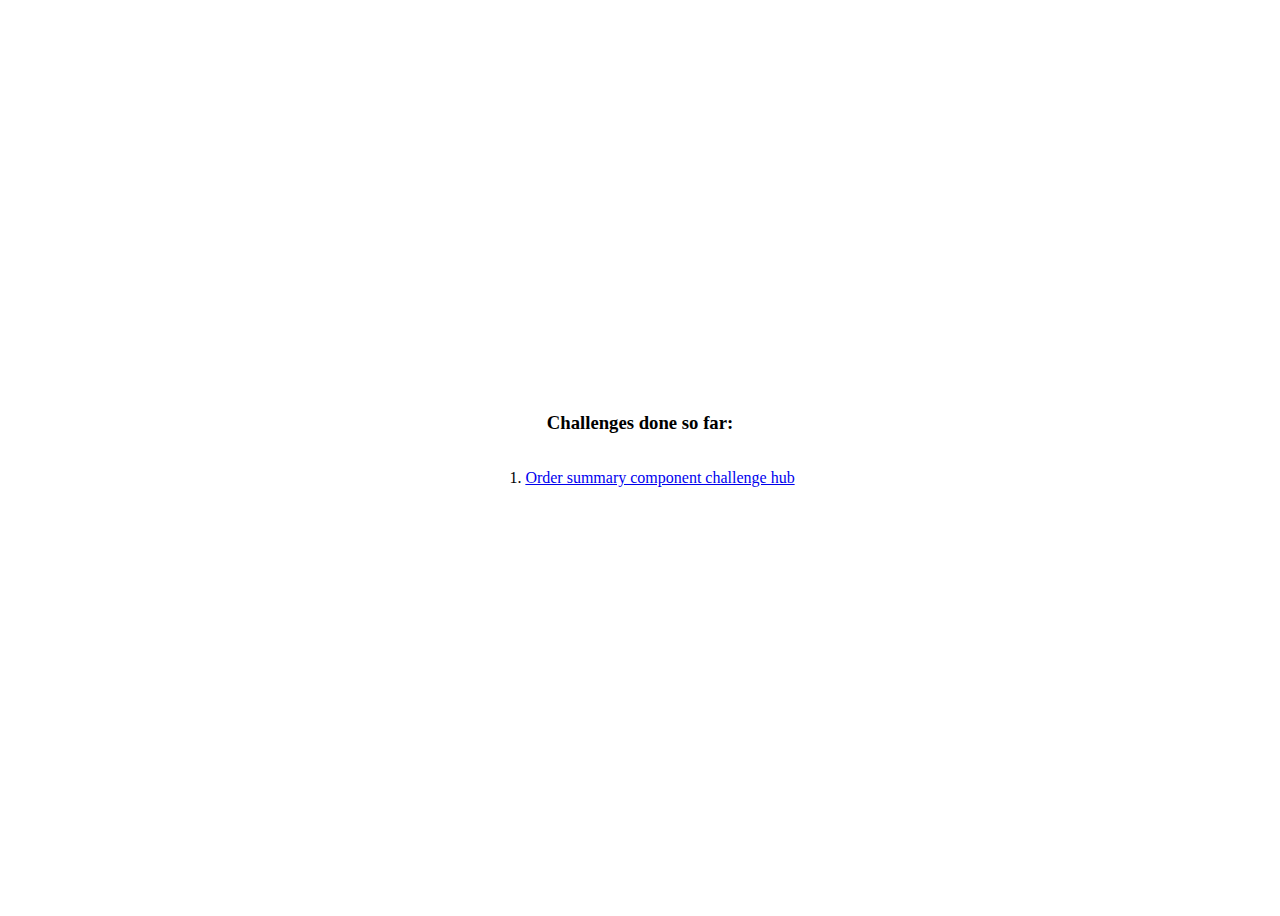
<file: index.html>
<!DOCTYPE html>
<html lang="en">
<head>
  <meta charset="UTF-8">
  <meta http-equiv="X-UA-Compatible" content="IE=edge">
  <meta name="viewport" content="width=device-width, initial-scale=1.0">
  <title>List of all projects</title>
</head>

<style>
  * {
    box-sizing: border-box;
  }

  body {
    height: 100vh;
    display: flex;
    flex-direction: column;
    align-items: center;
    justify-content: center;
  }

  li {
    margin-bottom: 20px;
  }
</style>

<body>
  <h3>Challenges done so far:</h3>
  <ol>
    <li><a href="./01 - Order summary component challenge hub/index.html">Order summary component challenge hub</a></li>
  </ol>
</body>
</html>
</file>
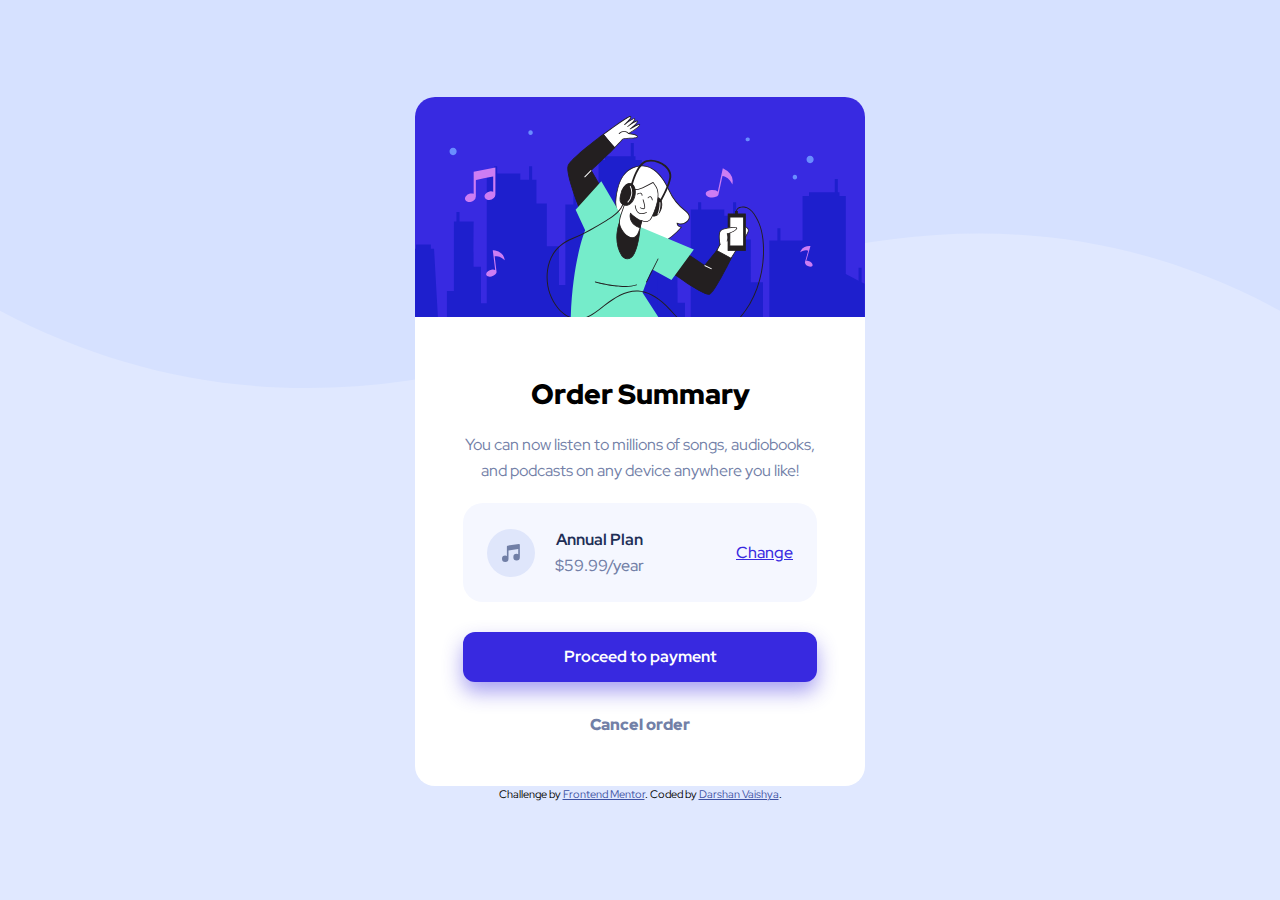
<file: 01 - Order summary component challenge hub/index.html>
<!DOCTYPE html>
<html lang="en">
	<head>
		<meta charset="UTF-8" />
		<meta name="viewport" content="width=device-width, initial-scale=1.0" />
		<!-- displays site properly based on user's device -->
		<link
			rel="icon"
			type="image/png"
			sizes="32x32"
			href="./images/favicon-32x32.png"
		/>
		<title>Frontend Mentor | Order summary card</title>
		<style>
			.attribution {
				font-size: 11px;
				text-align: center;
			}
			.attribution a {
				color: hsl(228, 45%, 44%);
			}
		</style>
		<link rel="stylesheet" href="style.css" />
		<link rel="preconnect" href="https://fonts.googleapis.com" />
		<link rel="preconnect" href="https://fonts.gstatic.com" crossorigin />
		<link
			href="https://fonts.googleapis.com/css2?family=Red+Hat+Display:wght@500;700;900&display=swap"
			rel="stylesheet"
		/>
	</head>
	<body>
    <div class="container">
      <img class="hero-img" src="images/illustration-hero.svg">
      <div class="main-content">
        <h2 class="hero-heading">Order Summary</h2>
        <p class="main-text">You can now listen to millions of songs, audiobooks, and podcasts on any device anywhere you like!</p>

        <div class="plan-box">
          <div class="wrapper">
            <img src="images/icon-music.svg"/>
            <div class="plan-name-price">
              <p class="plan-name">Annual Plan</p>
              <p class="plan-price">$59.99/year</p>
            </div>
          </div>
          <a class="plan-link" href="#">Change</a>
        </div>

        <a class="btn" href="#">Proceed to payment</a>
        <a class="cancel-link" href="#">Cancel order</a>
      </div>
  </div>

    <aside>
      <div class="attribution">
        Challenge by
        <a href="https://www.frontendmentor.io?ref=challenge" target="_blank" >Frontend Mentor</a >. Coded by <a href="https://github.com/DarshanVaishya" target="_blank">Darshan Vaishya</a>.
      </div>
  </aside>
	</body>
</html>
</file>
<file: 01 - Order summary component challenge hub/style.css>
:root {
  --pale-blue: hsl(225, 100%, 94%);
  --bright-blue: hsl(245, 75%, 52%);
  --very-pale-blue: hsl(225, 100%, 98%);
  --desaturated-blue: hsl(224, 23%, 55%);
  --dark-blue: hsl(223, 47%, 23%);

  --mobile-width: 375px;
  --desktop-width: 1440px;
}


* {
  margin: 0;
  padding: 0;
  box-sizing: border-box;
}

body {
  font-family: 'Red Hat Display', sans-serif;

  max-width: var(--desktop-width);
  margin: 0 auto;
  height: 100vh;
  line-height: 1.6;

  background-image: url(./images/pattern-background-desktop.svg);
  background-repeat: no-repeat;
  background-size: 100% auto;
  background-color: var(--pale-blue);

  display: flex;
  flex-direction: column;
  justify-content: center;
  align-items: center;
}

.container {
  max-width: 450px;
  background-color: #fff;
  border-radius: 20px;
}

.main-content {
  padding: 3em;
  text-align: center;
}

.hero-img {
  border-top-left-radius: 20px;
  border-top-right-radius: 20px;
}

.hero-heading {
  font-size: 28px;
  margin-bottom: 15px;
  font-weight: 900;
}

.main-text {
  color: var(--desaturated-blue);
  margin-bottom: 20px;
}

.plan-box {
  background-color: var(--very-pale-blue);
  padding: 1.5em;
  border-radius: 20px;

  display: flex;
  justify-content: space-between;
  align-items: center;

  margin-bottom: 30px;
}

.wrapper {
  display: flex;
  align-items: center;
}

.wrapper img {
  margin-right: 20px;
}

.plan-name {
  color: var(--dark-blue);
  font-weight: 700;
}

.plan-price {
  color: var(--desaturated-blue);
  font-weight: 500;
}

.plan-link:link,
.plan-link:visited {
  color: var(--bright-blue);
  font-weight: 500;
}

.plan-link:hover,
.plan-link:active {
  font-weight: 700;
}

.btn:link,
.btn:visited {
  display: block;
  margin-bottom: 30px;
  background-color: var(--bright-blue);
  padding: 12px 36px;
  color: #fff;
  text-decoration: none;
  font-weight: 700;
  border-radius: 12px;

  box-shadow: 0 10px 20px #3829E070;
}

.btn:hover,
.btn:active {
  opacity: 0.85;
}

.cancel-link:link,
.cancel-link:visited {
  text-decoration: none;
  color: var(--desaturated-blue);
  font-weight: 900;
}

.cancel-link:hover,
.cancel-link:active {
  opacity: 0.85;
}
</file>
